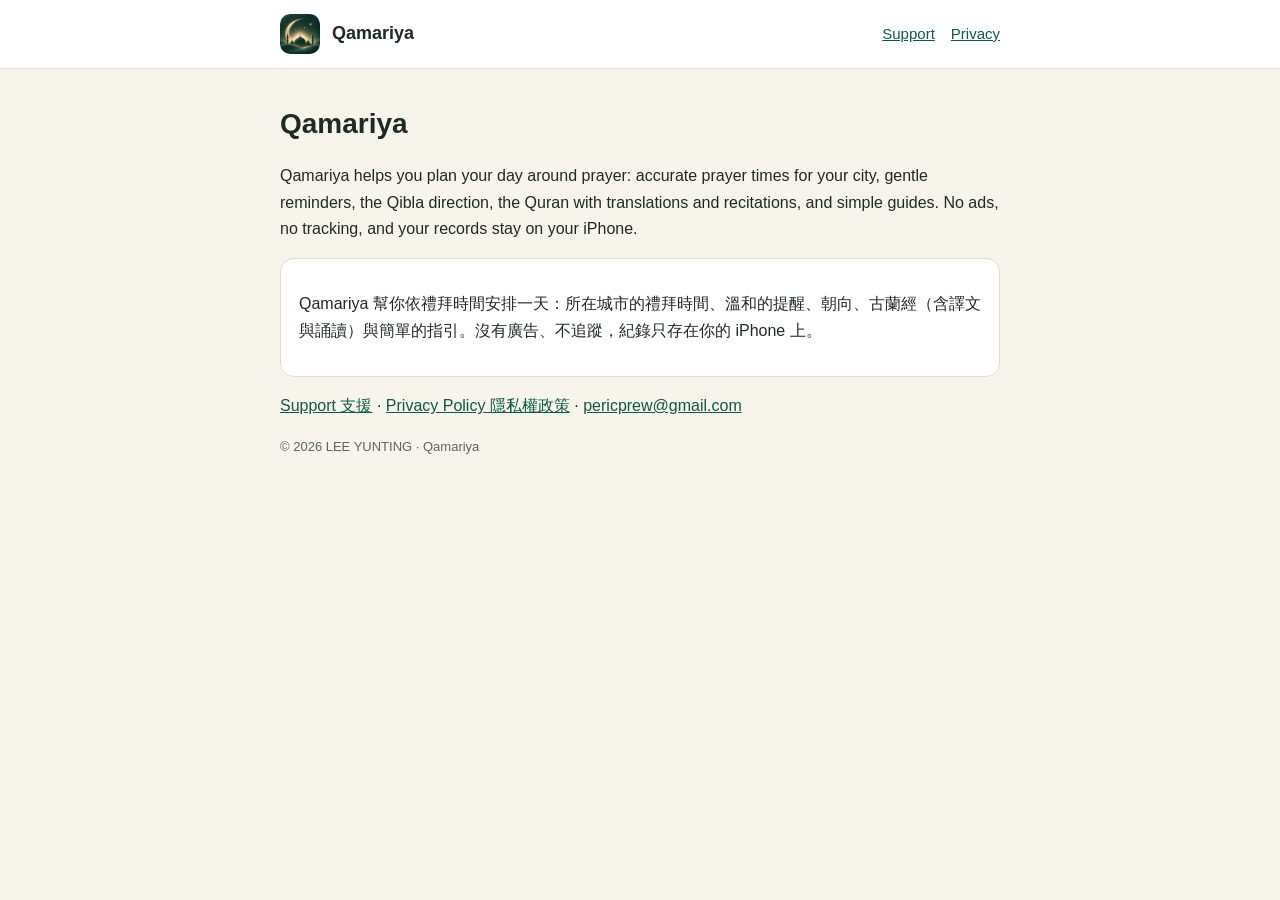
<file: index.html>
<!doctype html>
<html lang="en">
<head>
<meta charset="utf-8">
<meta name="viewport" content="width=device-width, initial-scale=1, viewport-fit=cover">
<title>Qamariya</title>
<meta name="description" content="Qamariya for iPhone: prayer times, gentle reminders, the Qibla, the Quran and simple guides.">
<link rel="icon" href="/icon.png">
<link rel="stylesheet" href="/style.css">
</head>
<body>
<header><div class="wrap"><img src="/icon.png" alt=""><b>Qamariya</b><nav><a href="/support/">Support</a><a href="/privacy/">Privacy</a></nav></div></header>
<main class="wrap">
<h1>Qamariya</h1>
<p>Qamariya helps you plan your day around prayer: accurate prayer times for your city, gentle reminders, the Qibla direction, the Quran with translations and recitations, and simple guides. No ads, no tracking, and your records stay on your iPhone.</p>
<div class="card" lang="zh-Hant">
<p>Qamariya 幫你依禮拜時間安排一天：所在城市的禮拜時間、溫和的提醒、朝向、古蘭經（含譯文與誦讀）與簡單的指引。沒有廣告、不追蹤，紀錄只存在你的 iPhone 上。</p>
</div>
<p><a href="/support/">Support 支援</a> · <a href="/privacy/">Privacy Policy 隱私權政策</a> · <a href="mailto:pericprew@gmail.com">pericprew@gmail.com</a></p>
</main>
<footer class="wrap">© 2026 LEE YUNTING · Qamariya</footer>
</body>
</html>
</file>
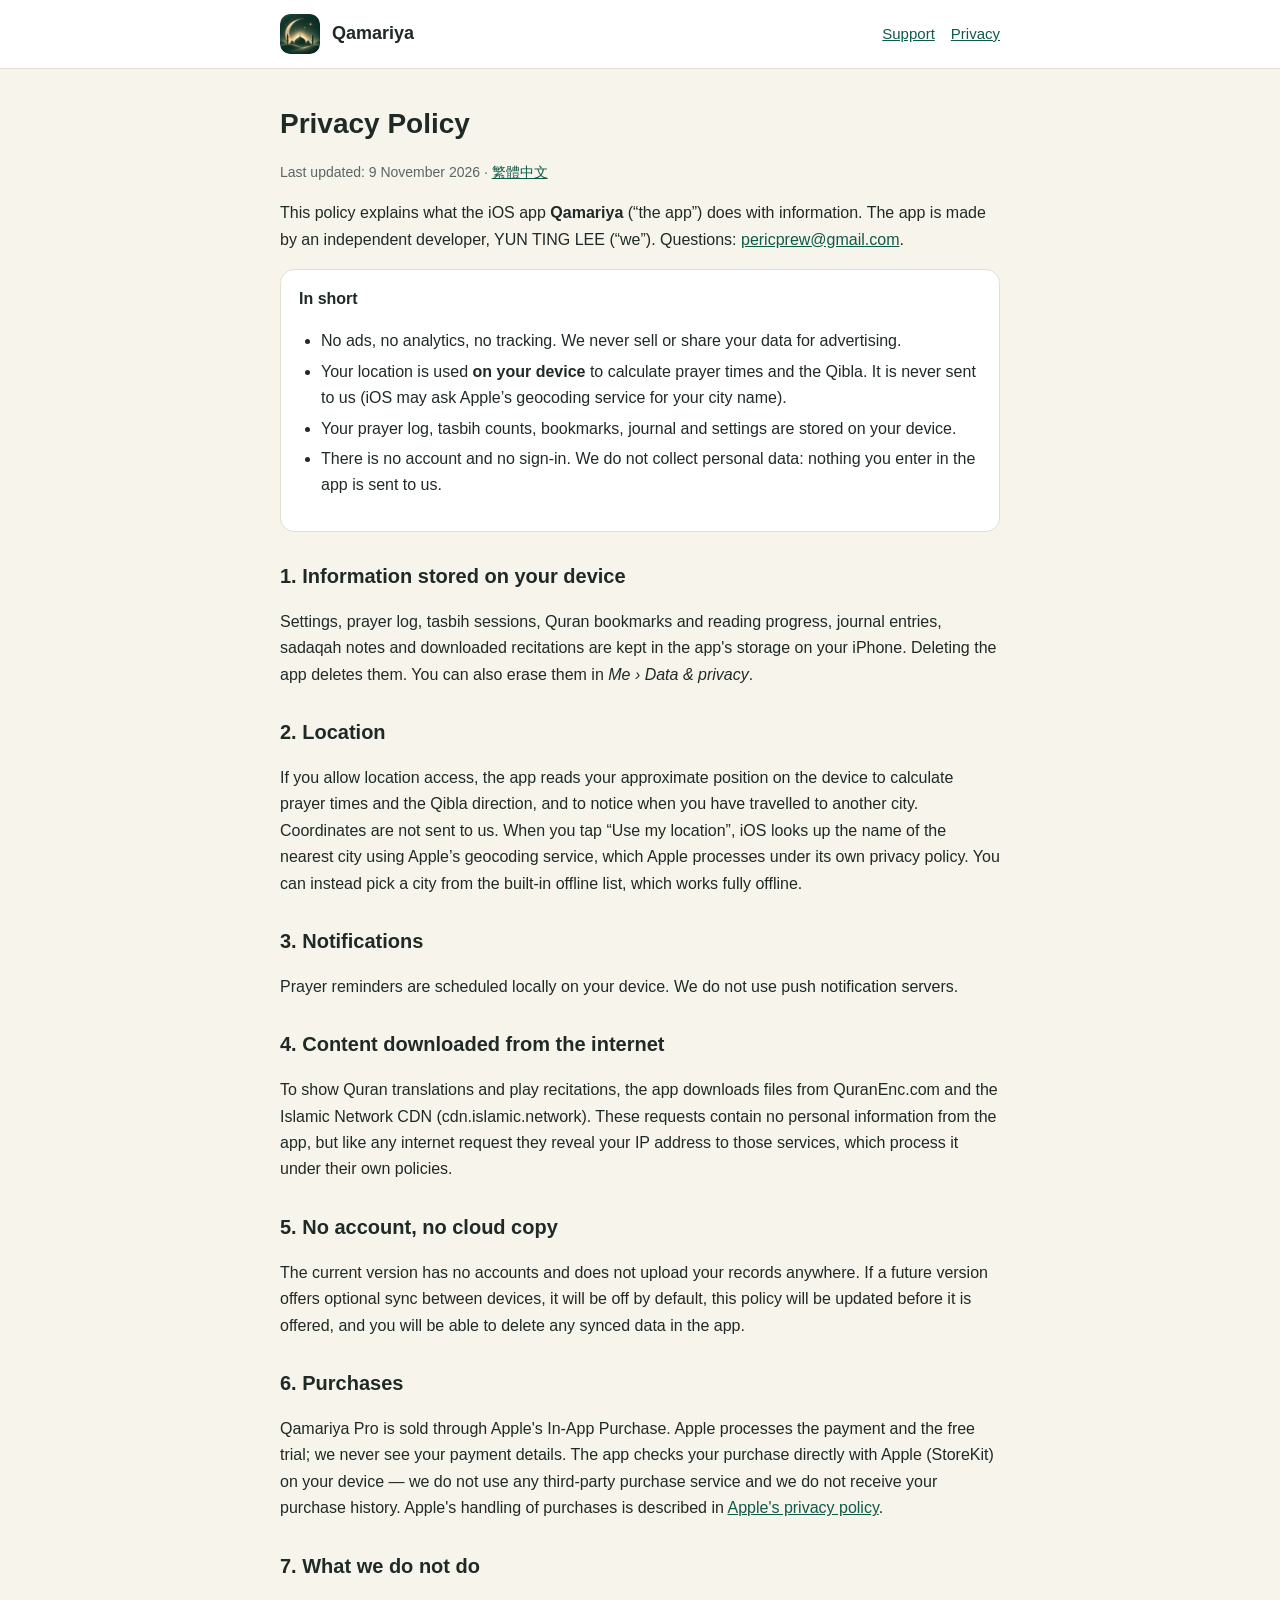
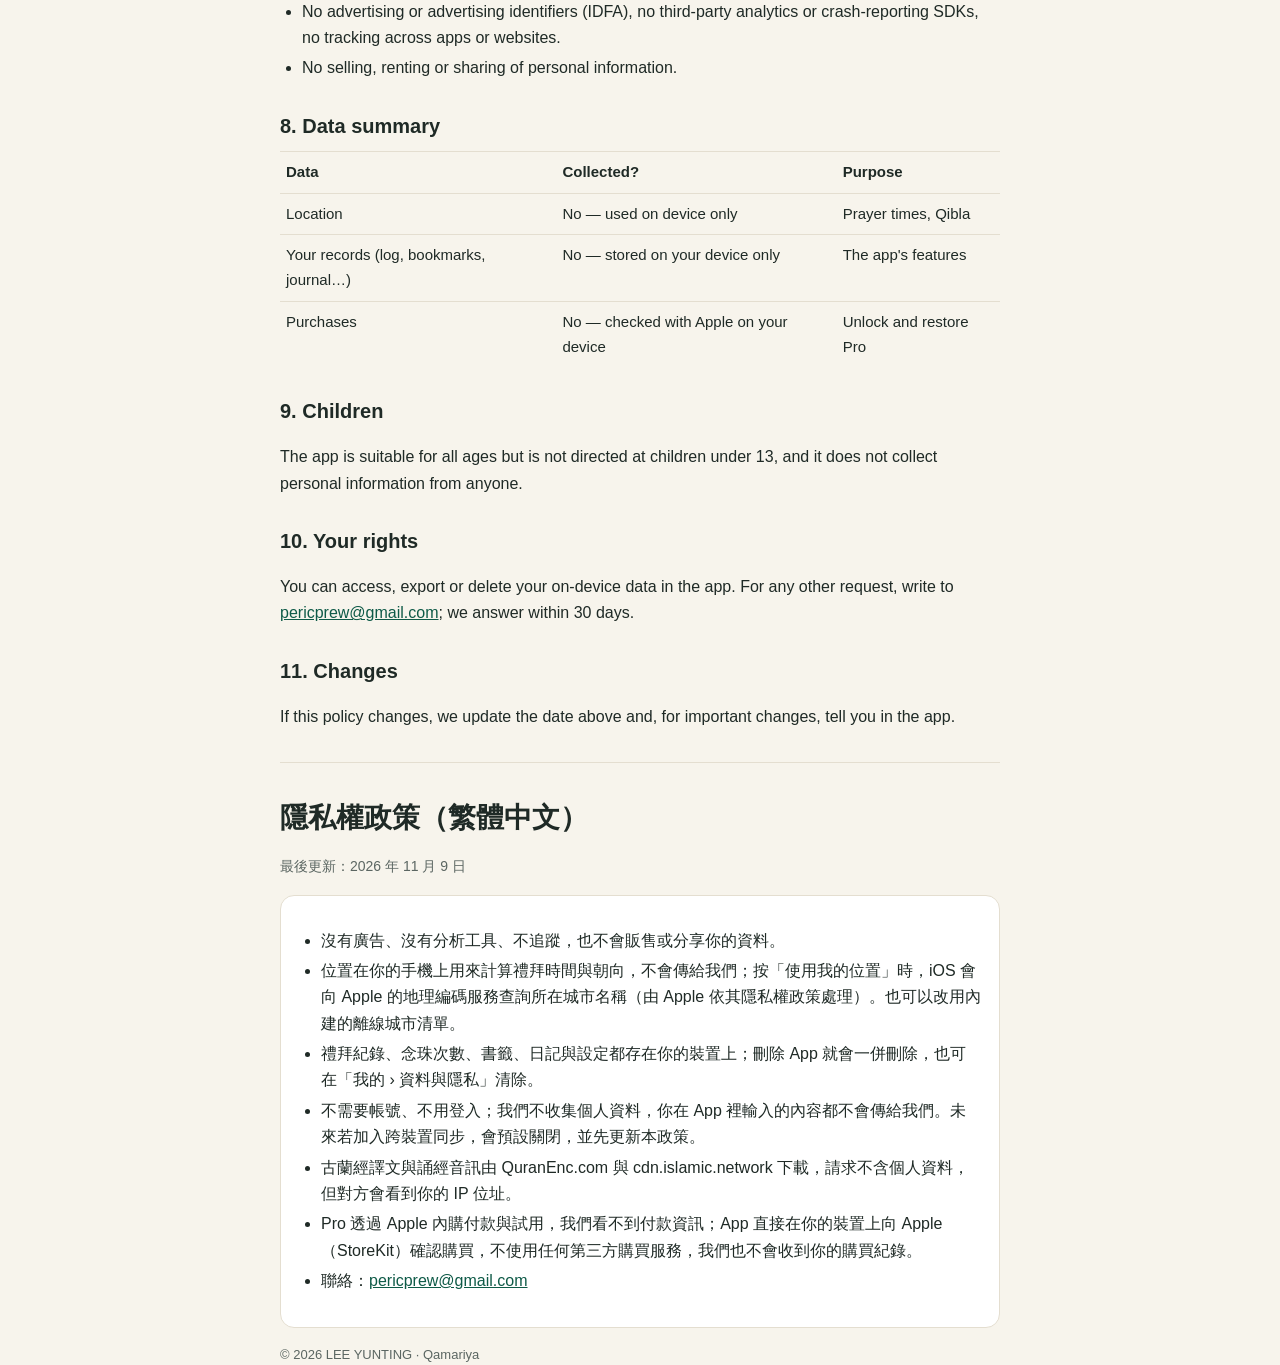
<file: privacy/index.html>
<!doctype html>
<html lang="en">
<head>
<meta charset="utf-8">
<meta name="viewport" content="width=device-width, initial-scale=1, viewport-fit=cover">
<title>Qamariya — Privacy Policy</title>
<meta name="description" content="Privacy policy of the Qamariya iOS app: no ads, no tracking, location stays on your device.">
<link rel="icon" href="/icon.png">
<link rel="stylesheet" href="/style.css">
</head>
<body>
<header><div class="wrap"><img src="/icon.png" alt=""><b>Qamariya</b><nav><a href="/support/">Support</a><a href="/privacy/" aria-current="page">Privacy</a></nav></div></header>
<main class="wrap">
<h1>Privacy Policy</h1>
<p class="meta">Last updated: 9 November 2026 · <a href="#zh">繁體中文</a></p>

<p>This policy explains what the iOS app <b>Qamariya</b> (“the app”) does with information. The app is made by an independent developer, YUN TING LEE (“we”). Questions: <a href="mailto:pericprew@gmail.com">pericprew@gmail.com</a>.</p>

<div class="card">
<b>In short</b>
<ul>
<li>No ads, no analytics, no tracking. We never sell or share your data for advertising.</li>
<li>Your location is used <b>on your device</b> to calculate prayer times and the Qibla. It is never sent to us (iOS may ask Apple’s geocoding service for your city name).</li>
<li>Your prayer log, tasbih counts, bookmarks, journal and settings are stored on your device.</li>
<li>There is no account and no sign-in. We do not collect personal data: nothing you enter in the app is sent to us.</li>
</ul>
</div>

<h2>1. Information stored on your device</h2>
<p>Settings, prayer log, tasbih sessions, Quran bookmarks and reading progress, journal entries, sadaqah notes and downloaded recitations are kept in the app's storage on your iPhone. Deleting the app deletes them. You can also erase them in <i>Me › Data &amp; privacy</i>.</p>

<h2>2. Location</h2>
<p>If you allow location access, the app reads your approximate position on the device to calculate prayer times and the Qibla direction, and to notice when you have travelled to another city. Coordinates are not sent to us. When you tap “Use my location”, iOS looks up the name of the nearest city using Apple’s geocoding service, which Apple processes under its own privacy policy. You can instead pick a city from the built-in offline list, which works fully offline.</p>

<h2>3. Notifications</h2>
<p>Prayer reminders are scheduled locally on your device. We do not use push notification servers.</p>

<h2>4. Content downloaded from the internet</h2>
<p>To show Quran translations and play recitations, the app downloads files from QuranEnc.com and the Islamic Network CDN (cdn.islamic.network). These requests contain no personal information from the app, but like any internet request they reveal your IP address to those services, which process it under their own policies.</p>

<h2>5. No account, no cloud copy</h2>
<p>The current version has no accounts and does not upload your records anywhere. If a future version offers optional sync between devices, it will be off by default, this policy will be updated before it is offered, and you will be able to delete any synced data in the app.</p>

<h2>6. Purchases</h2>
<p>Qamariya Pro is sold through Apple's In-App Purchase. Apple processes the payment and the free trial; we never see your payment details. The app checks your purchase directly with Apple (StoreKit) on your device — we do not use any third-party purchase service and we do not receive your purchase history. Apple's handling of purchases is described in <a href="https://www.apple.com/legal/privacy/">Apple's privacy policy</a>.</p>

<h2>7. What we do not do</h2>
<ul>
<li>No advertising or advertising identifiers (IDFA), no third-party analytics or crash-reporting SDKs, no tracking across apps or websites.</li>
<li>No selling, renting or sharing of personal information.</li>
</ul>

<h2>8. Data summary</h2>
<table>
<tr><th>Data</th><th>Collected?</th><th>Purpose</th></tr>
<tr><td>Location</td><td>No — used on device only</td><td>Prayer times, Qibla</td></tr>
<tr><td>Your records (log, bookmarks, journal…)</td><td>No — stored on your device only</td><td>The app's features</td></tr>
<tr><td>Purchases</td><td>No — checked with Apple on your device</td><td>Unlock and restore Pro</td></tr>
</table>

<h2>9. Children</h2>
<p>The app is suitable for all ages but is not directed at children under 13, and it does not collect personal information from anyone.</p>

<h2>10. Your rights</h2>
<p>You can access, export or delete your on-device data in the app. For any other request, write to <a href="mailto:pericprew@gmail.com">pericprew@gmail.com</a>; we answer within 30 days.</p>

<h2>11. Changes</h2>
<p>If this policy changes, we update the date above and, for important changes, tell you in the app.</p>

<hr>
<section id="zh" lang="zh-Hant">
<h1>隱私權政策（繁體中文）</h1>
<p class="meta">最後更新：2026 年 11 月 9 日</p>
<div class="card">
<ul>
<li>沒有廣告、沒有分析工具、不追蹤，也不會販售或分享你的資料。</li>
<li>位置在你的手機上用來計算禮拜時間與朝向，不會傳給我們；按「使用我的位置」時，iOS 會向 Apple 的地理編碼服務查詢所在城市名稱（由 Apple 依其隱私權政策處理）。也可以改用內建的離線城市清單。</li>
<li>禮拜紀錄、念珠次數、書籤、日記與設定都存在你的裝置上；刪除 App 就會一併刪除，也可在「我的 › 資料與隱私」清除。</li>
<li>不需要帳號、不用登入；我們不收集個人資料，你在 App 裡輸入的內容都不會傳給我們。未來若加入跨裝置同步，會預設關閉，並先更新本政策。</li>
<li>古蘭經譯文與誦經音訊由 QuranEnc.com 與 cdn.islamic.network 下載，請求不含個人資料，但對方會看到你的 IP 位址。</li>
<li>Pro 透過 Apple 內購付款與試用，我們看不到付款資訊；App 直接在你的裝置上向 Apple（StoreKit）確認購買，不使用任何第三方購買服務，我們也不會收到你的購買紀錄。</li>
<li>聯絡：<a href="mailto:pericprew@gmail.com">pericprew@gmail.com</a></li>
</ul>
</div>
</section>
</main>
<footer class="wrap">© 2026 LEE YUNTING · Qamariya</footer>
</body>
</html>
</file>
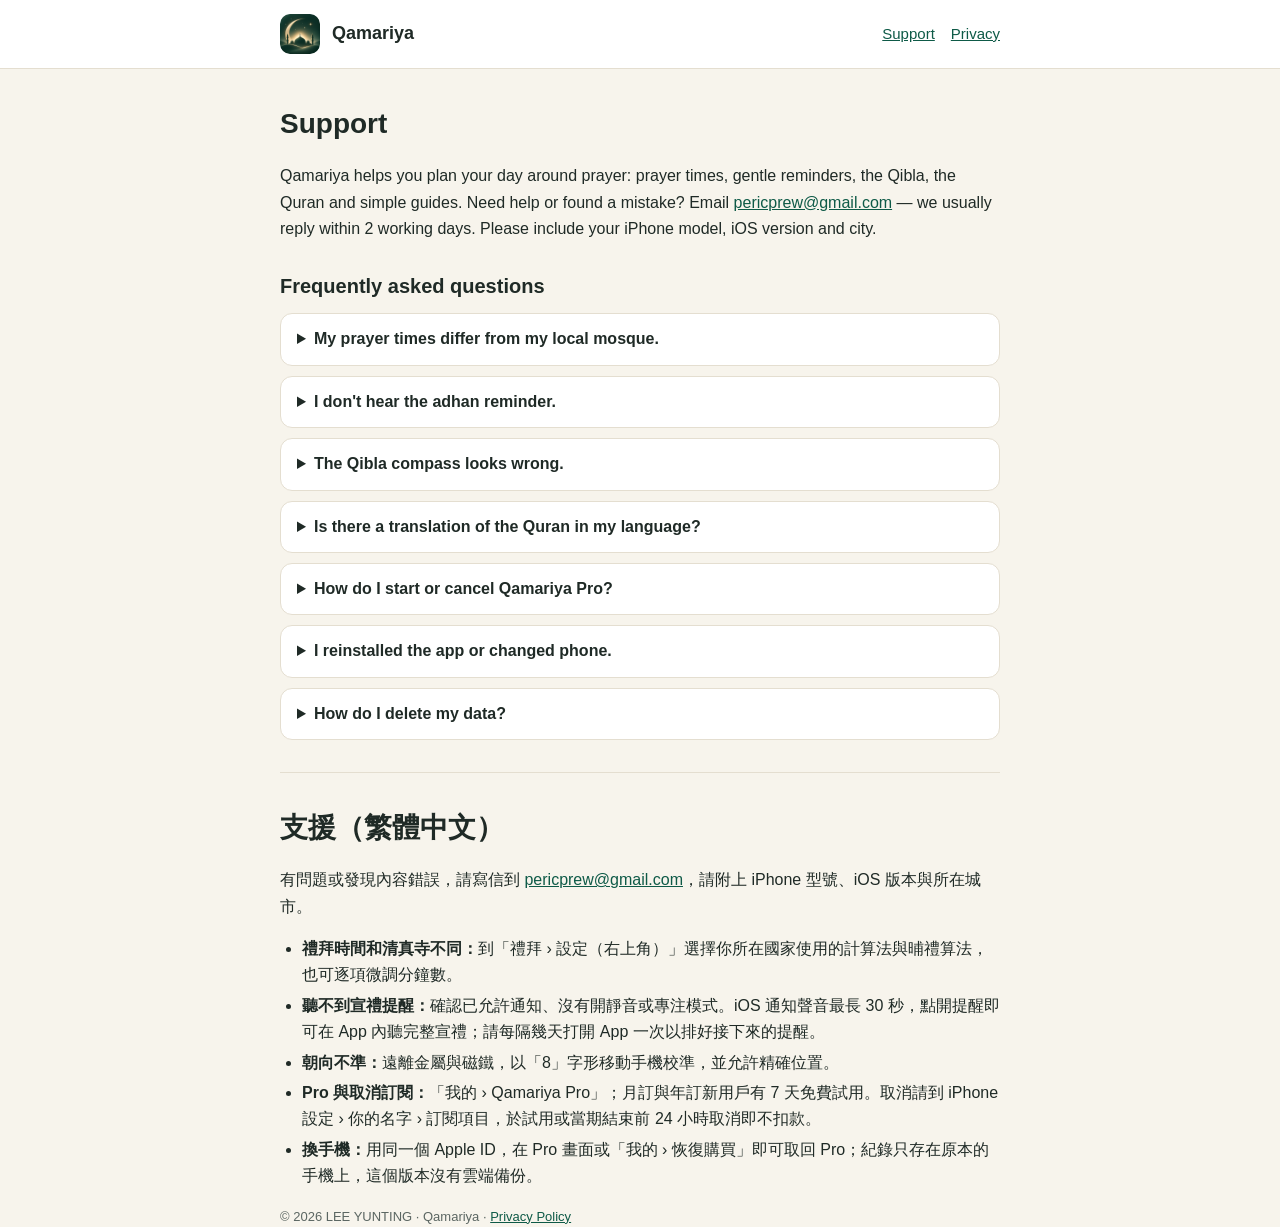
<file: support/index.html>
<!doctype html>
<html lang="en">
<head>
<meta charset="utf-8">
<meta name="viewport" content="width=device-width, initial-scale=1, viewport-fit=cover">
<title>Qamariya — Support</title>
<meta name="description" content="Help and contact for the Qamariya iOS app: prayer times, reminders, Qibla, Quran and Qamariya Pro.">
<link rel="icon" href="/icon.png">
<link rel="stylesheet" href="/style.css">
</head>
<body>
<header><div class="wrap"><img src="/icon.png" alt=""><b>Qamariya</b><nav><a href="/support/" aria-current="page">Support</a><a href="/privacy/">Privacy</a></nav></div></header>
<main class="wrap">
<h1>Support</h1>
<p>Qamariya helps you plan your day around prayer: prayer times, gentle reminders, the Qibla, the Quran and simple guides. Need help or found a mistake? Email <a href="mailto:pericprew@gmail.com?subject=Qamariya%20support">pericprew@gmail.com</a> — we usually reply within 2 working days. Please include your iPhone model, iOS version and city.</p>

<h2>Frequently asked questions</h2>
<details><summary>My prayer times differ from my local mosque.</summary>
<p>Go to <i>Prayer › Prayer settings</i> and choose the calculation method used in your country (for example Umm al-Qura, Diyanet, JAKIM, Kemenag, Karachi or ISNA) and the Asr method (standard or Hanafi). You can also adjust each prayer by a few minutes to match your mosque's timetable.</p></details>
<details><summary>I don't hear the adhan reminder.</summary>
<p>Check that notifications are allowed for Qamariya (iPhone Settings › Notifications), that the ring/silent switch is not on silent, and that a Focus mode is not hiding them. iOS limits notification sounds to 30 seconds, so the reminder plays the opening of the adhan; tap it to hear the full adhan in the app. Open the app once every few days so it can schedule the next reminders.</p></details>
<details><summary>The Qibla compass looks wrong.</summary>
<p>Move away from metal objects and magnets, then move your phone in a figure-eight to calibrate the compass. Allow precise location for the most accurate direction.</p></details>
<details><summary>Is there a translation of the Quran in my language?</summary>
<p>Translations come from QuranEnc.com and are shown unmodified with the translator's name. If your language has no licensed translation yet, the app tells you and offers the closest available one.</p></details>
<details><summary>How do I start or cancel Qamariya Pro?</summary>
<p>Open <i>Me › Qamariya Pro</i>. New subscribers get a 7-day free trial on the monthly and yearly plans. To cancel, open iPhone Settings › your name › Subscriptions › Qamariya; cancel at least 24 hours before the trial or period ends to avoid being charged. Prayer times, reminders, the Qibla, the Quran and the guides stay free.</p></details>
<details><summary>I reinstalled the app or changed phone.</summary>
<p>Tap <i>Restore purchases</i> on the Qamariya Pro screen (or <i>Me › Restore purchases</i>) while signed in with the same Apple ID. Your logs and bookmarks are stored only on the old device; there is no cloud copy in this version.</p></details>
<details><summary>How do I delete my data?</summary>
<p>Everything is stored on your device: erase it in <i>Me › Data &amp; privacy</i>, or delete the app. We hold no copy. See the <a href="/privacy/">privacy policy</a>.</p></details>

<hr>
<section lang="zh-Hant">
<h1>支援（繁體中文）</h1>
<p>有問題或發現內容錯誤，請寫信到 <a href="mailto:pericprew@gmail.com?subject=Qamariya%20%E6%94%AF%E6%8F%B4">pericprew@gmail.com</a>，請附上 iPhone 型號、iOS 版本與所在城市。</p>
<ul>
<li><b>禮拜時間和清真寺不同：</b>到「禮拜 › 設定（右上角）」選擇你所在國家使用的計算法與晡禮算法，也可逐項微調分鐘數。</li>
<li><b>聽不到宣禮提醒：</b>確認已允許通知、沒有開靜音或專注模式。iOS 通知聲音最長 30 秒，點開提醒即可在 App 內聽完整宣禮；請每隔幾天打開 App 一次以排好接下來的提醒。</li>
<li><b>朝向不準：</b>遠離金屬與磁鐵，以「8」字形移動手機校準，並允許精確位置。</li>
<li><b>Pro 與取消訂閱：</b>「我的 › Qamariya Pro」；月訂與年訂新用戶有 7 天免費試用。取消請到 iPhone 設定 › 你的名字 › 訂閱項目，於試用或當期結束前 24 小時取消即不扣款。</li>
<li><b>換手機：</b>用同一個 Apple ID，在 Pro 畫面或「我的 › 恢復購買」即可取回 Pro；紀錄只存在原本的手機上，這個版本沒有雲端備份。</li>
</ul>
</section>
</main>
<footer class="wrap">© 2026 LEE YUNTING · Qamariya · <a href="/privacy/">Privacy Policy</a></footer>
</body>
</html>
</file>
<file: style.css>
:root{--bg:#F7F4EC;--ink:#1F2A26;--muted:#5B6662;--primary:#0E5A47;--accent:#B8913E;--card:#fff;--line:#E4DED0}
@media (prefers-color-scheme:dark){:root{--bg:#0B1612;--ink:#EEF2EE;--muted:#A9B5B0;--primary:#4FC3A1;--accent:#D9B56A;--card:#12201B;--line:#22332C}}
*{box-sizing:border-box}html{-webkit-text-size-adjust:100%}
body{margin:0;background:var(--bg);color:var(--ink);font:16px/1.65 -apple-system,BlinkMacSystemFont,"Segoe UI",Roboto,"Noto Sans","Noto Sans TC","Noto Naskh Arabic",sans-serif}
.wrap{max-width:760px;margin:0 auto;padding:0 20px}
header{border-bottom:1px solid var(--line);background:var(--card)}
header .wrap{display:flex;align-items:center;gap:12px;padding:14px 20px}
header img{width:40px;height:40px;border-radius:10px}
header b{font-size:18px}header nav{margin-inline-start:auto;display:flex;gap:16px;font-size:15px}
a{color:var(--primary)}h1{font-size:28px;margin:32px 0 4px}h2{font-size:20px;margin:28px 0 8px}
.meta{color:var(--muted);font-size:14px}.card{background:var(--card);border:1px solid var(--line);border-radius:14px;padding:16px 18px;margin:16px 0}
ul{padding-inline-start:22px}li{margin:4px 0}table{width:100%;border-collapse:collapse;font-size:15px}td,th{border-top:1px solid var(--line);padding:8px 6px;text-align:start;vertical-align:top}
details{background:var(--card);border:1px solid var(--line);border-radius:12px;padding:12px 16px;margin:10px 0}summary{font-weight:600;cursor:pointer}
footer{color:var(--muted);font-size:13px;padding:32px 0 48px}hr{border:0;border-top:1px solid var(--line);margin:32px 0}
</file>
